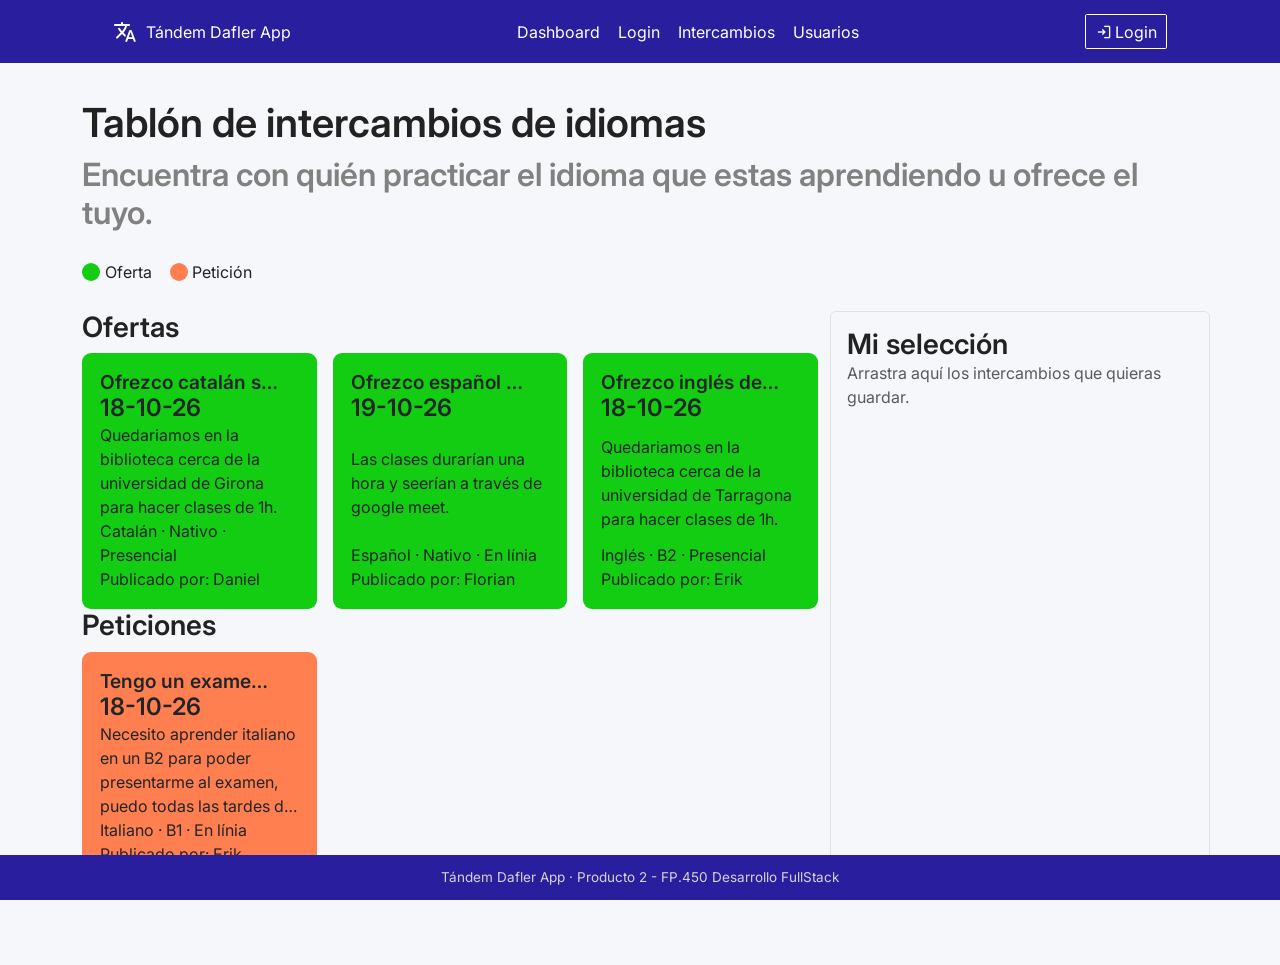
<file: index.html>
<!DOCTYPE html>
<html lang="es">

<head>
    <meta charset="UTF-8">
    <meta name="viewport" content="width=device-width, initial-scale=1.0">
    <title>Dafler - Dashboard</title>

    <link rel="stylesheet" href="https://cdn.jsdelivr.net/npm/bootstrap@5.3.8/dist/css/bootstrap.min.css">

    <!-- Estilos de css -->
    <link rel="stylesheet" href="css/header.css">
    <link rel="stylesheet" href="css/styles.css">
    <link rel="stylesheet" href="css/footer.css">

    <!-- Estilos externos -->
    <link rel="stylesheet"
        href="https://fonts.googleapis.com/css2?family=Material+Symbols+Rounded:opsz,wght,FILL,GRAD@20..48,100..700,0..1,-50..200" />
    <link rel="stylesheet" href="https://fonts.googleapis.com/css2?family=Inter:wght@400;600&display=swap" />
</head>

<body>

    <header>
        <div class="logo-box">
            <a href="index.html">
                <span id="logo-img" class="material-symbols-rounded">translate</span>
                <div id="logo-text">Tándem Dafler App</div>
            </a>
        </div>

        <div class="nav-box">
            <ul>
                <li><a href="index.html">Dashboard</a></li>
            </ul>
            <ul>
                <li><a href="login.html">Login</a></li>
            </ul>
            <ul>
                <li><a href="exchanges.html">Intercambios</a></li>
            </ul>
            <ul>
                <li><a href="users.html">Usuarios</a></li>
            </ul>
        </div>

        <div class="login-btn-box">
            <div class="login-btn-box">
                <a href="login.html"><button>
                        <span id="logo-img" class="material-symbols-rounded">login</span>
                        <p>Login</p>
                    </button></a>
                <div id="user-name" class="d-none align-items-center gap-2 text-white">
                    <i class="bi bi-person-circle fs-5"></i>
                    <p id="user-name-text" class="mb-0"></p>
                </div>
            </div>
    </header>

    <main>
        <div class="main-content container">
            <div class="main-content-header">
                <h1>Tablón de intercambios de idiomas</h1>
                <h2>Encuentra con quién practicar el idioma que estas aprendiendo u ofrece el tuyo.</h2>
            </div>
            <div class="main-content-index">
                <div class="main-content-index-text">
                    <div class="dot offer"></div>
                    <p>Oferta</p>
                </div>
                <div class="main-content-index-text">
                    <div class="dot petition"></div>
                    <p>Petición</p>
                </div>
            </div>

            <div id="dashboard-error" class="alert alert-danger" role="alert" hidden>No se han podido cargar o guardar los intercambios.</div>

            <div class="row g-4">
                <section id="zone-available" class="col-lg-8">
                    <div class="main-content-slider">
                        <div class="slider-header">
                            <h3>Ofertas</h3>
                        </div>
                        <div id="offers-cards" class="slider-cards-content row g-3"></div>
                    </div>

                    <div class="main-content-slider">
                        <div class="slider-header">
                            <h3>Peticiones</h3>
                        </div>
                        <div id="petitions-cards" class="slider-cards-content row g-3"></div>
                    </div>
                </section>
                <section id="zone-selection" class="col-lg-4 border rounded p-3">
                    <div class="slider-header">
                        <h3>Mi selección</h3>
                    </div>
                    <p id="selection-empty" class="text-muted">Arrastra aquí los intercambios que quieras guardar.</p>
                    <div id="selection-cards" class="row g-3"></div>
                </section>
            </div>
        </div>
    </main>

    <footer>
        <p>Tándem Dafler App · Producto 2 - FP.450 Desarrollo FullStack</p>
    </footer>

    <script type="module" src="js/dashboard.js"></script>
</body>

</html>
</file>
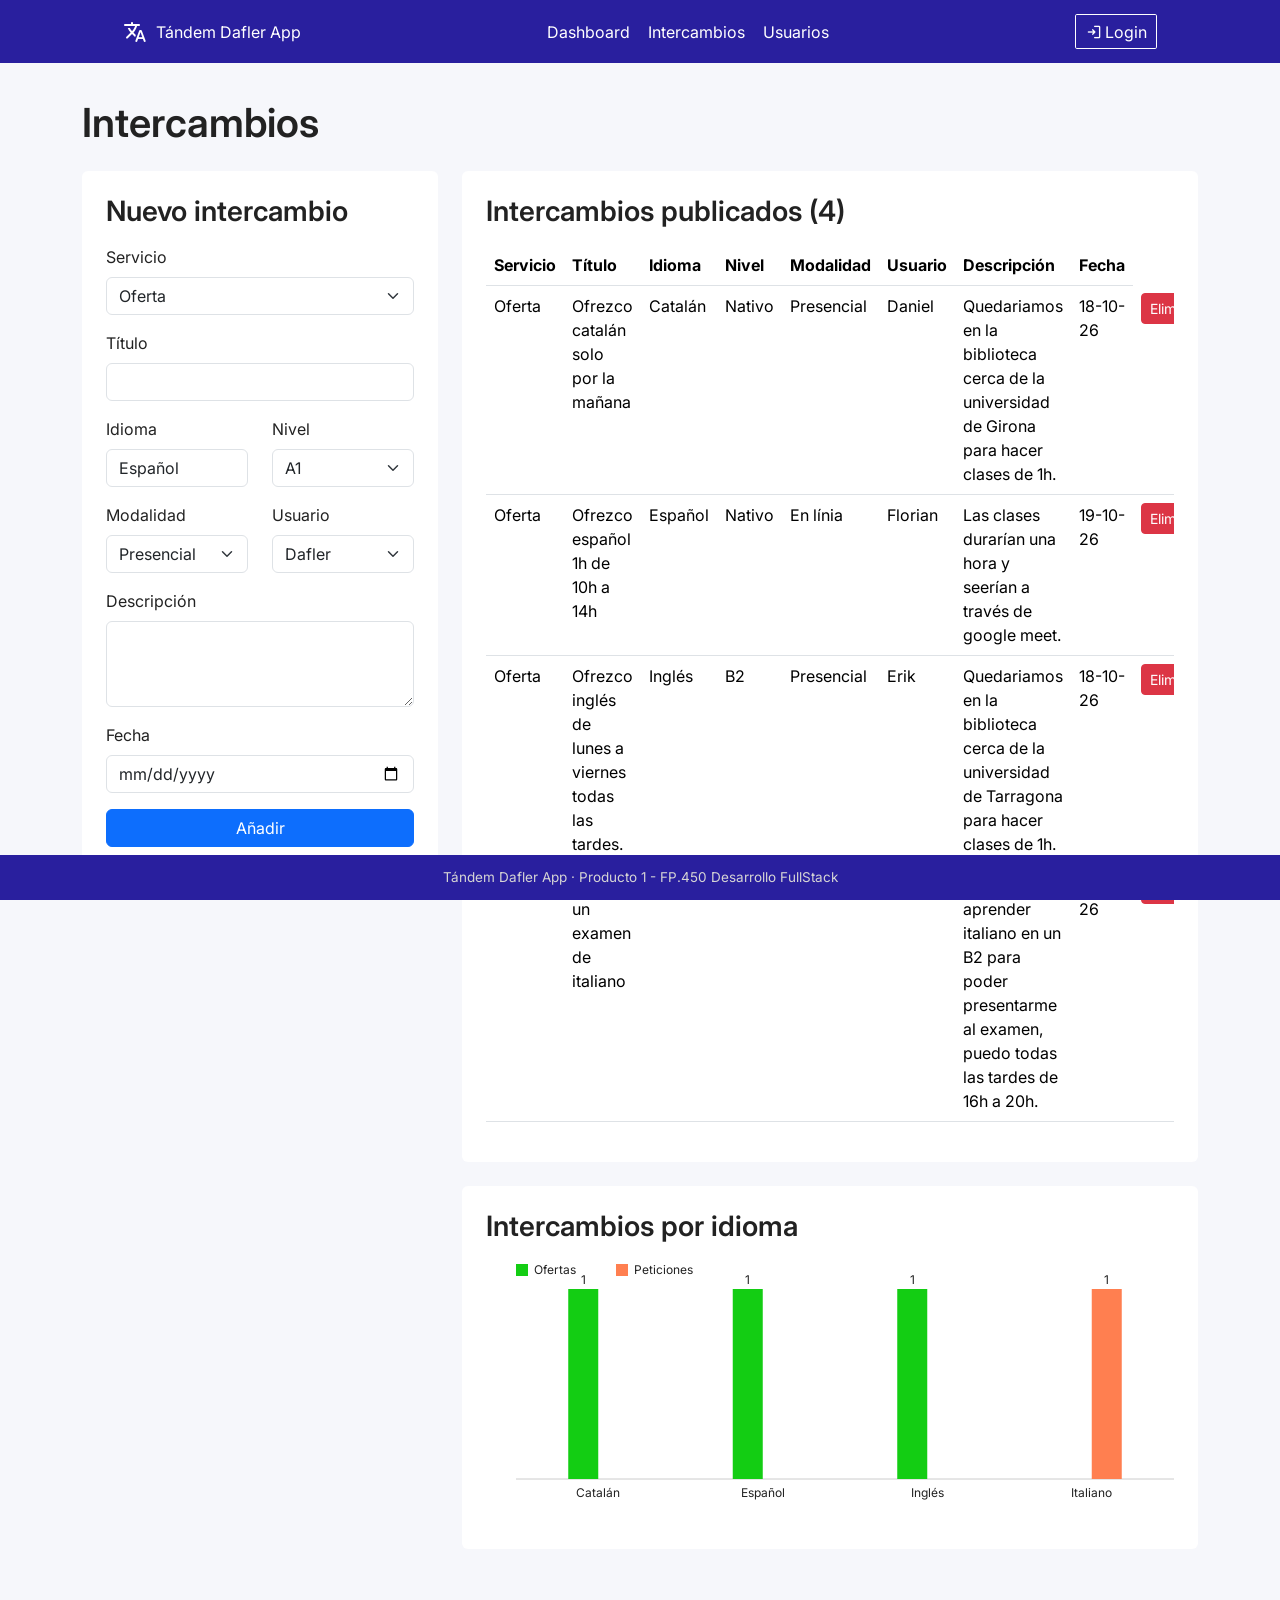
<file: exchanges.html>
<!doctype html>

<html lang="es">
  <head>
    <meta charset="UTF-8" />
    <meta name="viewport" content="width=device-width, initial-scale=1.0" />
    <title>Dafler - Exchanges</title>

    <!-- Bootstrap -->
    <link rel="stylesheet" href="https://cdn.jsdelivr.net/npm/bootstrap@5.3.8/dist/css/bootstrap.min.css"/>
    <link rel="stylesheet" href="https://cdn.jsdelivr.net/npm/bootstrap-icons@1.11.3/font/bootstrap-icons.min.css"/>

    <!-- Estilos de css -->
    <link rel="stylesheet" href="css/header.css" />
    <link rel="stylesheet" href="css/styles.css" />
    <link rel="stylesheet" href="css/footer.css" />

    <!-- Estilos externos -->
    <link rel="stylesheet" href="https://fonts.googleapis.com/css2?family=Material+Symbols+Rounded:opsz,wght,FILL,GRAD@20..48,100..700,0..1,-50..200"/>
    <link rel="stylesheet" href="https://fonts.googleapis.com/css2?family=Inter:wght@400;600&display=swap"/>
  </head>
  <body>
    <header>
        <div class="logo-box"> 
            <a href="index.html">
                <span id="logo-img" class="material-symbols-rounded">translate</span>
                <div id="logo-text">Tándem Dafler App</div>
            </a>
        </div>

        <div class="nav-box">
            <ul><li><a href="index.html">Dashboard</a></li></ul>
            <ul><li><a href="exchanges.html">Intercambios</a></li></ul>
            <ul><li><a href="users.html">Usuarios</a></li></ul>
        </div>

        <div class="login-btn-box">
            <a href="login.html"><button>
                <span id="logo-img" class="material-symbols-rounded">login</span>
                <p>Login</p>
            </button></a>
            <div id="user-name" class="d-none align-items-center gap-2 text-white">
                <i class="bi bi-person-circle fs-5"></i>
                <p id="user-name-text" class="mb-0"></p>
            </div>
        </div>
    </header>

    <main>
      <div class="container h-75 overflow-auto">
        <div class="mb-4">
          <h1>Intercambios</h1>
        </div>

        <div class="row g-4">
          <div class="col-lg-4">
            <div class="bg-white rounded p-4">
              <h3 class="mb-3">Nuevo intercambio</h3>

              <!-- Formulario para añadir intercambio -->
              <form id="form-add-exchange" novalidate>
                <div class="mb-3">
                  <label for="service" class="form-label">Servicio</label>
                  <select class="form-select" id="service" required>
                    <option value="Oferta">Oferta</option>
                    <option value="Petición">Petición</option>
                  </select>
                </div>
                
                <div class="mb-3">
                  <label for="title" class="form-label">Título</label>
                  <input
                    type="text"
                    class="form-control"
                    id="title"
                    required
                  />
                </div>

                <div class="row mb-3">
                  <div class="col-md-6">
                    <label for="language" class="form-label">Idioma</label>
                      <select
                        type="text"
                        class="form-control"
                        id="language"
                        required
                    ></select>
                  </div>

                  <div class="col-md-6">
                    <label for="level" class="form-label">Nivel</label>
                  <select
                    class="form-select"
                    id="level"
                    required
                     ></select>
                  </div>
                </div>

                <div class="row mb-3">
                  <div class="col-md-6" id="native-lang">
                     <label for="modality" class="form-label">Modalidad</label>
                  <select
                    class="form-select"
                    id="modality"
                    required
                    ></select>
                  </div>
                  <div class="col-md-6" id="city">
                    <label for="user" class="form-label">Usuario</label>
                  <select
                    class="form-select"
                    id="user"
                    required
                    ></select>
                  </div>
                </div>

                <div class="mb-3">
                  <label for="description" class="form-label">Descripción</label>
                  <textarea
                    class="form-control"
                    id="description"
                    rows="3"
                    required>
                  </textarea>
               </div>

               <div class="mb-3">
                  <label for="date" class="form-label">Fecha</label>
                  <input
                    type="date"
                    class="form-control"
                    id="date"
                    required
                  />
                </div>

                <button type="submit" class="btn btn-primary w-100">Añadir</button>
              </form>
              <div id="mensaje" role="alert" hidden></div>
            </div>
          </div>

          <div class="col-lg-8">
            <div class="bg-white rounded p-4">
              <h3 class="mb-3">
                Intercambios publicados (<span id="count">0</span>)
              </h3>

              <div class="table-responsive">

                <!-- Tabla de usuarios -->
                <table class="table table-hover">
                  <thead>
                    <tr>
                      <th>Servicio</th>
                      <th>Título</th>
                      <th>Idioma</th>
                      <th>Nivel</th>
                      <th>Modalidad</th>
                      <th>Usuario</th>
                      <th>Descripción</th>
                      <th>Fecha</th>
                    </tr>
                  </thead>
                  <tbody id="exchange-table"></tbody> 
                </table>

              </div>
            </div>

            <div class="bg-white rounded p-4 mt-4">
              <h3 class="mb-3">Intercambios por idioma</h3>
              <canvas id="graphic" class="w-100" role="img" aria-label="Gráfico de ofertas y peticiones por idioma"></canvas>
            </div>

          </div>
        </div>
      </div>
    </main>

    <footer>
      <p>Tándem Dafler App · Producto 1 - FP.450 Desarrollo FullStack</p>
    </footer>
    <script type="module" src="js/exchanges.js"></script>
  </body>
</html>
</file>
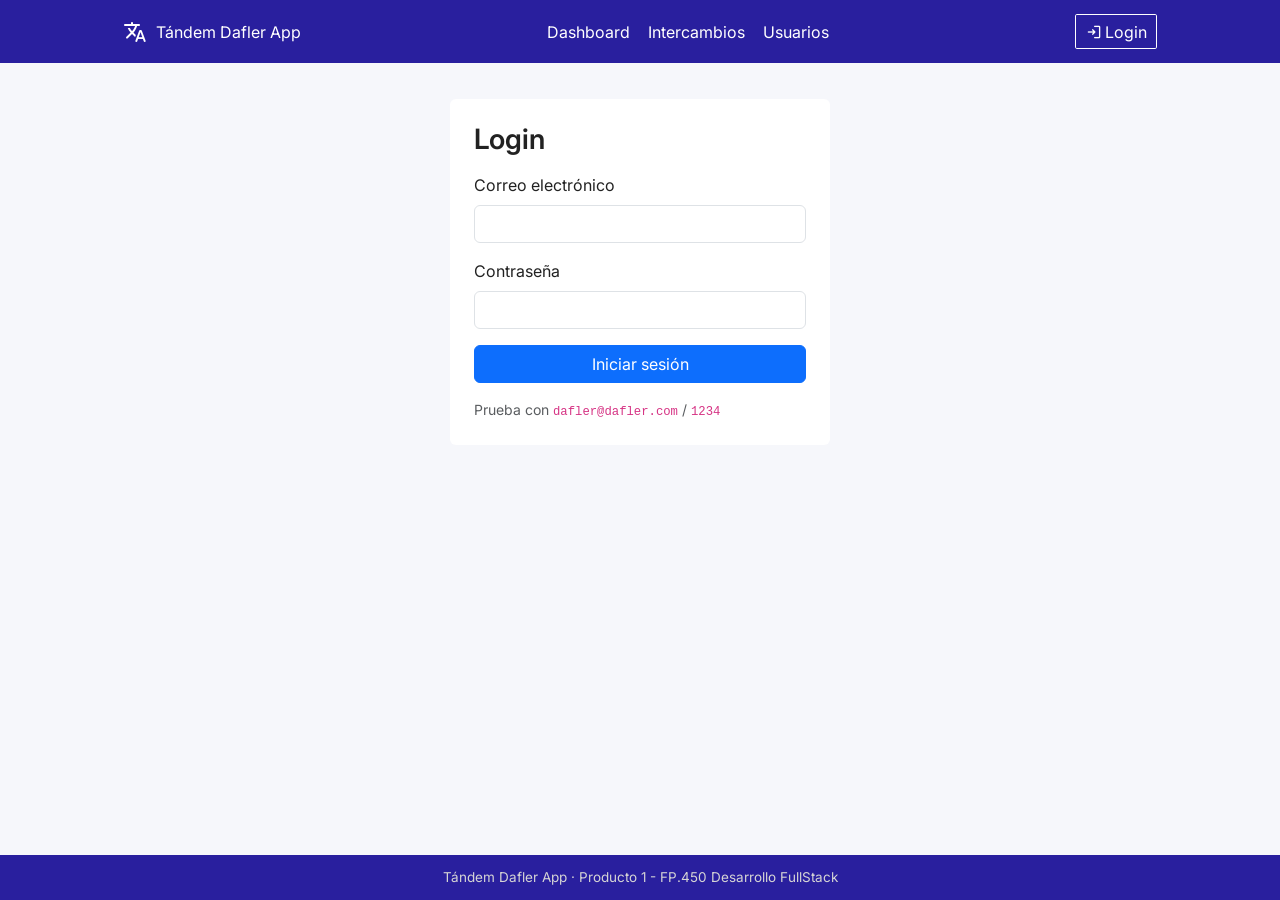
<file: login.html>
<!doctype html>

<html lang="es">
  <head>
    <meta charset="UTF-8" />
    <meta name="viewport" content="width=device-width, initial-scale=1.0" />
    <title>Dafler - Login</title>

    <!-- Bootstrap -->
    <link rel="stylesheet" href="https://cdn.jsdelivr.net/npm/bootstrap@5.3.8/dist/css/bootstrap.min.css"/>
    <link rel="stylesheet" href="https://cdn.jsdelivr.net/npm/bootstrap-icons@1.11.3/font/bootstrap-icons.min.css"/>

    <!-- Estilos de css -->
    <link rel="stylesheet" href="css/header.css" />
    <link rel="stylesheet" href="css/styles.css" />
    <link rel="stylesheet" href="css/footer.css" />

    <!-- Estilos externos -->
    <link rel="stylesheet" href="https://fonts.googleapis.com/css2?family=Material+Symbols+Rounded:opsz,wght,FILL,GRAD@20..48,100..700,0..1,-50..200"/>
    <link rel="stylesheet" href="https://fonts.googleapis.com/css2?family=Inter:wght@400;600&display=swap"/>
  </head>
  <body>
    <header>
        <div class="logo-box"> 
            <a href="index.html">
                <span id="logo-img" class="material-symbols-rounded">translate</span>
                <div id="logo-text">Tándem Dafler App</div>
            </a>
        </div>

        <div class="nav-box">
            <ul><li><a href="index.html">Dashboard</a></li></ul>
            <ul><li><a href="">Intercambios</a></li></ul>
            <ul><li><a href="users.html">Usuarios</a></li></ul>
        </div>

        <div class="login-btn-box">
            <a href="login.html"><button>
                <span id="logo-img" class="material-symbols-rounded">login</span>
                <p>Login</p>
            </button></a>
            <div id="user-name" class="d-none align-items-center gap-2 text-white">
                <i class="bi bi-person-circle fs-5"></i>
                <p id="user-name-text" class="mb-0"></p>
            </div>
        </div>
    </header>

    <main>
      <div class="container h-75 overflow-auto">
        <div class="row h-100 justify-content-center align-items-center">
          <div class="col-lg-4 bg-white rounded p-4">
            <h3 class="mb-3">Login</h3>

            <!-- Formulario para login usuario -->
            <form id="login-user" novalidate>
              <div class="mb-3">
                <label for="email" class="form-label">Correo electrónico</label>
                <input
                  type="email"
                  class="form-control"
                  id="email"
                  required
                />
              </div>
              <div class="mb-3">
                <label for="password" class="form-label">Contraseña</label>
                <input
                  type="password"
                  class="form-control"
                  id="password"
                  minlength="4"
                  required
                />
              </div>
              <button type="submit" class="btn btn-primary w-100">Iniciar sesión</button>
              <div id="mensaje" role="alert" hidden></div>
              <p class="text-muted small mt-3 mb-0">Prueba con <code>dafler@dafler.com</code> / <code>1234</code></p>
            </form>
          </div>
        </div>
      </div>
    </main>

    <footer>
      <p>Tándem Dafler App · Producto 1 - FP.450 Desarrollo FullStack</p>
    </footer>
    <script type="module" src="js/login.js"></script>
  </body>
</html>
</file>
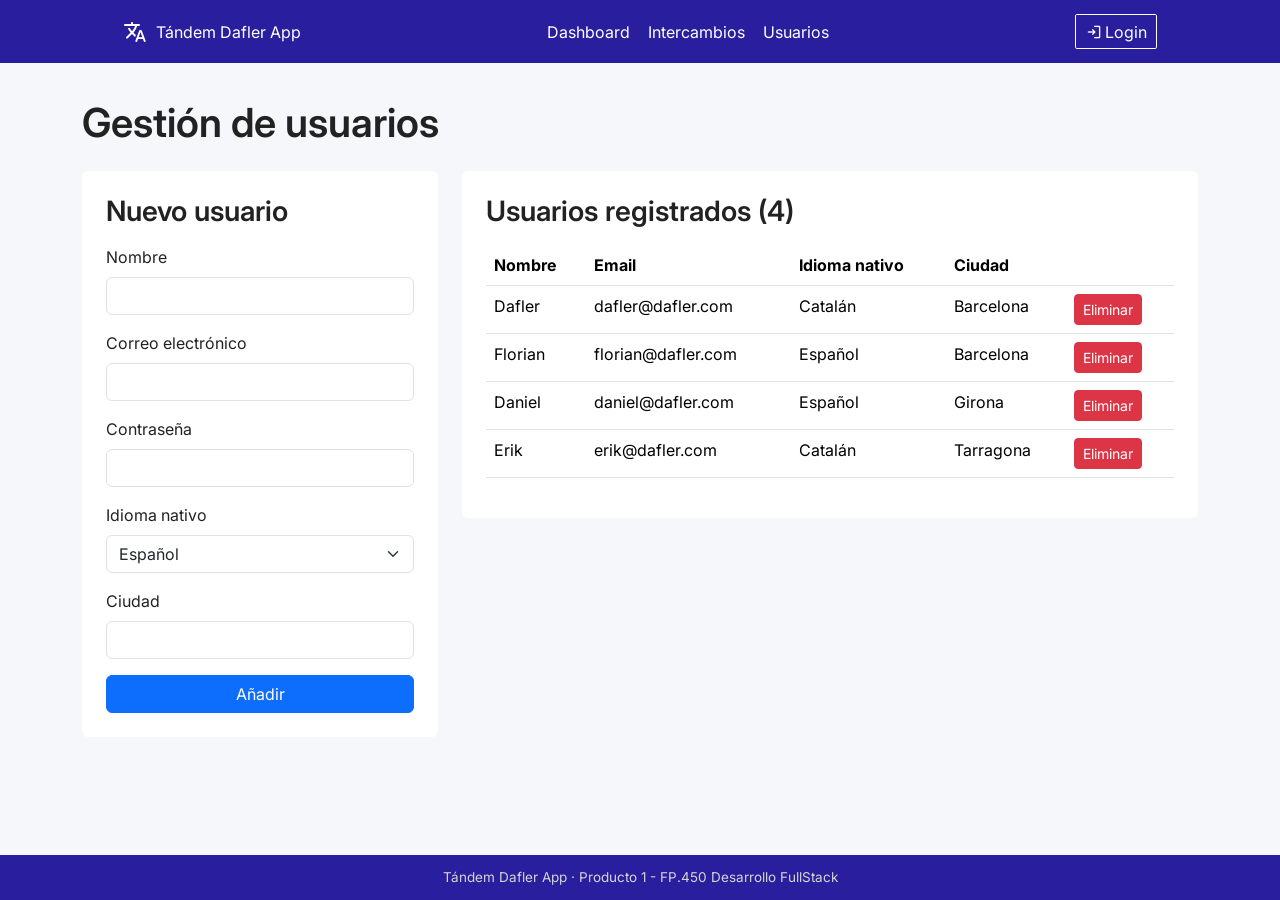
<file: users.html>
<!doctype html>

<html lang="es">
  <head>
    <meta charset="UTF-8" />
    <meta name="viewport" content="width=device-width, initial-scale=1.0" />
    <title>Dafler - Usuarios</title>

    <!-- Bootstrap -->
    <link rel="stylesheet" href="https://cdn.jsdelivr.net/npm/bootstrap@5.3.8/dist/css/bootstrap.min.css"/>
    <link rel="stylesheet" href="https://cdn.jsdelivr.net/npm/bootstrap-icons@1.11.3/font/bootstrap-icons.min.css"/>

    <!-- Estilos de css -->
    <link rel="stylesheet" href="css/header.css" />
    <link rel="stylesheet" href="css/styles.css" />
    <link rel="stylesheet" href="css/footer.css" />

    <!-- Estilos externos -->
    <link rel="stylesheet" href="https://fonts.googleapis.com/css2?family=Material+Symbols+Rounded:opsz,wght,FILL,GRAD@20..48,100..700,0..1,-50..200"/>
    <link rel="stylesheet" href="https://fonts.googleapis.com/css2?family=Inter:wght@400;600&display=swap"/>
  </head>
  <body>
    <header>
        <div class="logo-box"> 
            <a href="index.html">
                <span id="logo-img" class="material-symbols-rounded">translate</span>
                <div id="logo-text">Tándem Dafler App</div>
            </a>
        </div>

        <div class="nav-box">
            <ul><li><a href="index.html">Dashboard</a></li></ul>
            <ul><li><a href="exchanges.html">Intercambios</a></li></ul>
            <ul><li><a href="users.html">Usuarios</a></li></ul>
        </div>

        <div class="login-btn-box">
            <a href="login.html"><button>
                <span id="logo-img" class="material-symbols-rounded">login</span>
                <p>Login</p>
            </button></a>
            <div id="user-name" class="d-none align-items-center gap-2 text-white">
                <i class="bi bi-person-circle fs-5"></i>
                <p id="user-name-text" class="mb-0"></p>
            </div>
        </div>
    </header>

    <main>
      <div class="container h-75 overflow-auto">
        <div class="mb-4">
          <h1>Gestión de usuarios</h1>
        </div>

        <div class="row g-4">
          <div class="col-lg-4">
            <div class="bg-white rounded p-4">
              <h3 class="mb-3">Nuevo usuario</h3>

              <!-- Formulario para añadir usuario -->
              <form id="form-add-user" novalidate>
                <div class="mb-3">
                  <label for="name" class="form-label">Nombre</label>
                  <input
                    type="text"
                    class="form-control"
                    id="name"
                    required
                  />
                </div>
                <div class="mb-3">
                  <label for="email" class="form-label">Correo electrónico</label>
                  <input
                    type="email"
                    class="form-control"
                    id="email"
                    required
                  />
                </div>
                <div class="mb-3">
                  <label for="password" class="form-label">Contraseña</label>
                  <input
                    type="password"
                    class="form-control"
                    id="password"
                    minlength="4"
                    required
                  />
                </div>
                <div class="mb-3">
                  <label for="native-lang" class="form-label">Idioma nativo</label>
                  <select
                    class="form-select"
                    id="native-lang"
                    required
                  ></select>
                </div>
                <div class="mb-3">
                  <label for="city" class="form-label">Ciudad</label>
                  <input
                    type="text"
                    class="form-control"
                    id="city"
                    required
                  />
                </div>

                <button type="submit" class="btn btn-primary w-100">Añadir</button>
              </form>
              <div id="mensaje" role="alert" hidden></div>
            </div>
          </div>

          <div class="col-lg-8">
            <div class="bg-white rounded p-4">
              <h3 class="mb-3">
                Usuarios registrados (<span id="count">0</span>)
              </h3>

              <div class="table-responsive">

                <!-- Tabla de usuarios -->
                <table class="table table-hover">
                  <thead>
                    <tr>
                      <th>Nombre</th>
                      <th>Email</th>
                      <th>Idioma nativo</th>
                      <th>Ciudad</th>
                      <th></th>
                    </tr>
                  </thead>
                  <tbody id="users-table"></tbody>
                </table>

              </div>
            </div>
          </div>
        </div>
      </div>
    </main>

    <footer>
      <p>Tándem Dafler App · Producto 1 - FP.450 Desarrollo FullStack</p>
    </footer>
    <script type="module" src="js/users.js"></script>
  </body>
</html>
</file>
<file: css/header.css>
header{
    position: fixed;

    width: 100%;
    height: 7vh;

    background-color: var(--element-background-color);

    display: flex;
    align-items: center;
    justify-content: space-around;
}

/* Parte del logo del header (izquierda) */
.logo-box a{
    display: flex;
    align-items: center;
    justify-content: center;

    gap: 1vh;

    color: white;
    text-decoration: none;
}

/* Parte de los enlaces del header (centro) */
.nav-box{
    display: flex;
    gap: 2vh;
}

.nav-box ul li{
    list-style: none;
}

.nav-box ul li a{
    text-decoration: none;
    color: white;

    border-bottom: 0;

    transition: 0.2s;
}

.nav-box ul li a:hover{
    transition: 0.2;
    border-bottom: 3px solid white;
}

/* Parte del botón de login del header (derecha) */
.login-btn-box a{
    text-decoration: none;
}

.login-btn-box a button{
    cursor: pointer;

    display: flex;
    align-items: center;

    gap: 0.2vh;

    background-color: transparent;

    border: 1px solid white;
    border-radius: 0.2vh;

    padding: 0.5vh 1vh;

    color: white;

    transition: 0.2s ease;
}

.login-btn-box a button span{
    font-size: 2vh;
}

/* Animación del botón de login del header */
.login-btn-box a button:hover{
    transition: 0.2s ease;
    background-color: white;
    color: black;
}

#user-name {
    cursor: pointer;
}
</file>
<file: css/styles.css>
:root {
  --background-color: #f6f7fb;
  --text-color: #222;
  --subtext-color: rgb(214, 213, 213);
  --subtitle-color: rgb(130, 129, 129);
  --element-background-color: rgb(41, 31, 158); 

  --offer-color: rgb(19, 205, 19);
  --petition-color: coral;
}

* {
  padding: 0;
  margin: 0;

  font-family: 'Inter', system-ui, sans-serif;
}

h1, h2, h3, h4, h5, p, ul {
  margin: 0;
  padding: 0;
}

/* Estilos de titulos */
h1, h2, h3, h4, h5 {
  font-weight: 600;
}

body {
  background-color: var(--background-color);
  color: var(--text-color);

  min-height: 100vh;
}

/* Contenido principal */
main {
  padding: 11vh 0 9vh;
}

.main-content{
  display: flex;
  flex-direction: column;

  gap: 3vh;
}

.main-content-header{
  display: flex;
  flex-direction: column;

  gap: 1vh;
}

.main-content-header h2{
  color: var(--subtitle-color);
}

.main-content-index{
  display: flex;
  align-items: center;
  justify-content: start;

  gap: 2vh;
}

.main-content-index-text{
  display: flex;
  align-items: center;

  gap: 0.5vh;
}

.dot{
  width: 2vh;
  height: 2vh;

  border-radius: 50%;
}

.dot.offer{
  background-color: var(--offer-color);
}

.dot.petition{
  background-color: var(--petition-color);
}

.main-content-slider{
  display: flex;
  flex-direction: column;
  justify-content: start;

  gap: 1vh;

  width: 100%;
}

.card{
  height: 100%;
  min-height: 12rem;
  border: 0;

  display: flex;
  flex-direction: column;
  justify-content: space-between;

  padding: 2vh;

  border-radius: 1vh;
}

.card.offer{
  background-color: var(--offer-color);
}

.card.petition{
  background-color: var(--petition-color);
}

.card .card-header{
  padding: 0;
  background: none;
  border: 0;
}

.card-header h3{
  font-size: 1.2rem;
  overflow: hidden;
  white-space: nowrap;
  text-overflow: ellipsis;
  max-width: 90%;
}

.card-description{
  overflow: hidden;
  display: -webkit-box;
  -webkit-line-clamp: 4;
  -webkit-box-orient: vertical;
}
</file>
<file: css/footer.css>
footer{
    position: fixed;
    bottom: 0;

    width: 100%;
    height: 5vh;

    background-color: var(--element-background-color);

    display: flex;
    align-items: center;
    justify-content: center;
}

footer p{
    color: var(--subtext-color);
    font-size: 1.5vh;
}
</file>
